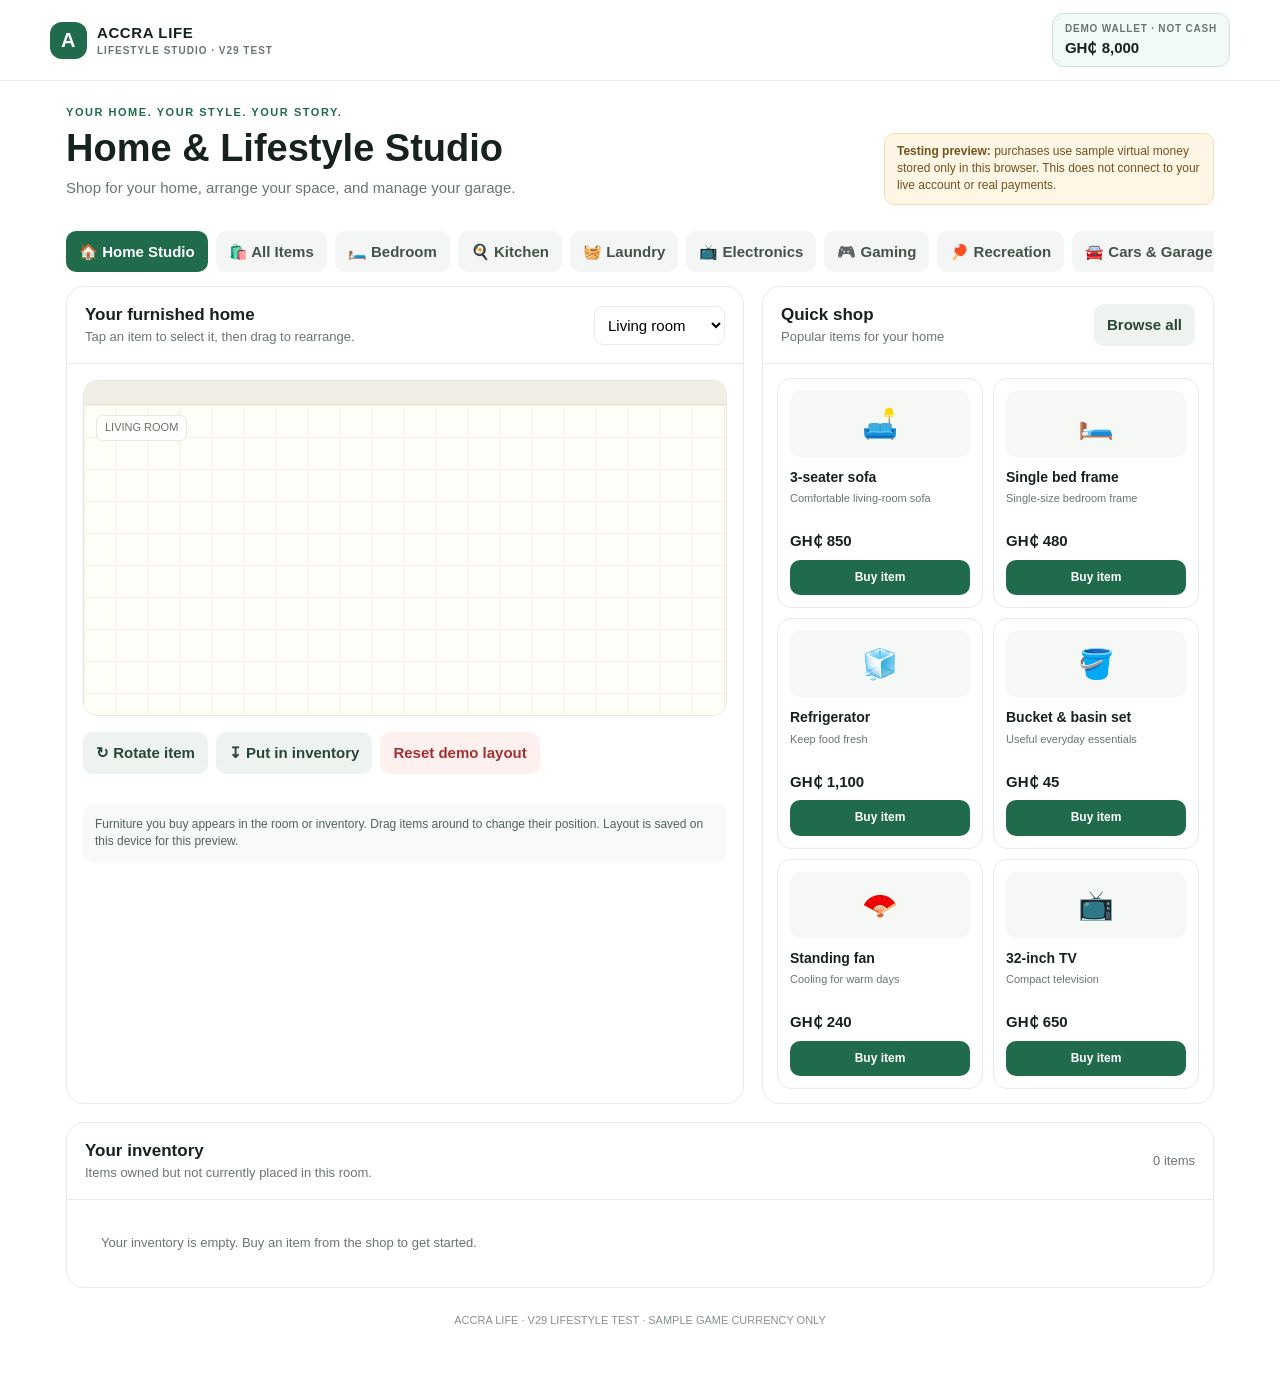
<file: accra-life-v29-lifestyle-test.html>
<!doctype html>
<html lang="en"><head><meta charset="utf-8"><meta name="viewport" content="width=device-width,initial-scale=1"><meta name="theme-color" content="#ffffff"><title>Accra Life — Lifestyle & Home Studio (V29 Test)</title>
<style>
:root{--ink:#17221e;--muted:#6b756f;--line:#e6ebe7;--green:#1f6b4b;--soft:#f4f8f5;--gold:#c58c35;--danger:#a33131}*{box-sizing:border-box}body{margin:0;background:#fff;color:var(--ink);font:15px/1.45 -apple-system,BlinkMacSystemFont,"Segoe UI",sans-serif}button,input,select{font:inherit}button{cursor:pointer;border:0;border-radius:10px;padding:10px 13px;font-weight:700}.top{position:sticky;top:0;z-index:10;background:#fffffff2;backdrop-filter:blur(12px);border-bottom:1px solid var(--line);padding:13px max(16px,calc((100vw - 1180px)/2));display:flex;align-items:center;gap:14px;justify-content:space-between}.brand{display:flex;align-items:center;gap:10px;font-weight:900;letter-spacing:.04em}.logo{width:37px;height:37px;border-radius:12px;background:var(--green);color:white;display:grid;place-items:center;font-size:20px}.balance{border:1px solid #cfe0d5;background:#f2faf5;border-radius:12px;padding:8px 12px;font-weight:800;white-space:nowrap}.balance small{display:block;color:var(--muted);font-size:10px;letter-spacing:.08em}.wrap{max-width:1180px;margin:auto;padding:24px 16px 60px}.intro{display:flex;justify-content:space-between;gap:16px;align-items:flex-end;margin-bottom:22px}.eyebrow{font-size:11px;font-weight:900;letter-spacing:.14em;color:var(--green)}h1{font-size:clamp(26px,4vw,38px);line-height:1.1;margin:7px 0}p{margin:6px 0;color:var(--muted)}.demo{background:#fff6e5;border:1px solid #f0dfba;color:#73521c;padding:9px 12px;border-radius:10px;font-size:12px;max-width:330px}.nav{display:flex;gap:8px;overflow:auto;padding:4px 0 14px}.nav button{white-space:nowrap;background:#f3f6f4;color:#45524a}.nav button.active{background:var(--green);color:white}.layout{display:grid;grid-template-columns:minmax(0,1.2fr) minmax(300px,.8fr);gap:18px}.panel{border:1px solid var(--line);border-radius:18px;background:white;overflow:hidden}.panelhead{padding:16px 18px;border-bottom:1px solid var(--line);display:flex;justify-content:space-between;gap:12px;align-items:center}.panelhead h2{font-size:17px;margin:0}.muted{color:var(--muted);font-size:13px}.room{margin:16px;border:1px solid #e7e9e1;border-radius:14px;overflow:hidden;background:#f8f7f2}.roomtop{height:24px;background:#f1eee6;border-bottom:1px solid #e4e0d5}.floor{position:relative;min-height:310px;background:linear-gradient(90deg,#f6f0e5 1px,transparent 1px),linear-gradient(#f6f0e5 1px,transparent 1px),#fffdf8;background-size:32px 32px;touch-action:pan-y}.roomlabel{position:absolute;left:12px;top:10px;background:#ffffffdc;border:1px solid #e8e7e0;border-radius:7px;padding:4px 8px;font-size:11px;color:#6d7068}.placed{position:absolute;min-width:60px;max-width:112px;min-height:48px;border:1px solid #d9e1da;background:#fff;border-radius:11px;box-shadow:0 5px 12px #203a2910;display:flex;align-items:center;justify-content:center;flex-direction:column;padding:7px 5px;cursor:grab;user-select:none;text-align:center;font-size:11px;touch-action:none}.placed strong{font-size:25px;line-height:1.2}.placed.selected{outline:2px solid var(--green);border-color:var(--green)}.roomactions{display:flex;gap:8px;flex-wrap:wrap;padding:0 16px 16px}.primary{background:var(--green);color:white}.secondary{background:#eef3ef;color:#284636}.danger{background:#fff0f0;color:var(--danger)}.catalog{display:grid;grid-template-columns:repeat(2,minmax(0,1fr));gap:10px;padding:14px}.item{border:1px solid var(--line);border-radius:14px;padding:12px;min-width:0}.item .emoji{font-size:29px;background:#f5f8f5;border-radius:10px;display:grid;place-items:center;height:66px;margin-bottom:10px}.item h3{font-size:14px;margin:0 0 4px}.item .desc{font-size:11px;min-height:31px;color:var(--muted)}.price{font-weight:900;margin:8px 0}.item button{width:100%;padding:9px 6px;font-size:12px}.toolbar{display:flex;gap:8px;align-items:center;flex-wrap:wrap}.toolbar select,.toolbar input{min-width:0;border:1px solid var(--line);border-radius:9px;padding:9px;background:#fff}.inventory{padding:14px;display:flex;gap:8px;flex-wrap:wrap}.pill{display:flex;align-items:center;gap:7px;border:1px solid var(--line);border-radius:10px;padding:8px 10px;font-size:12px;background:#fafcfb}.pill button{padding:4px 7px;font-size:11px}.cars{display:grid;grid-template-columns:repeat(2,minmax(0,1fr));gap:10px;padding:14px}.car{border:1px solid var(--line);border-radius:14px;padding:14px}.car .emoji{font-size:36px}.car h3{margin:4px 0;font-size:15px}.owned{color:var(--green);font-weight:800;font-size:12px}.empty{padding:20px;color:var(--muted);font-size:13px}.notice{margin:14px 16px 16px;padding:12px;background:#f7faf8;border-radius:10px;color:#546158;font-size:12px}.hidden{display:none!important}.toast{position:fixed;bottom:18px;left:50%;transform:translateX(-50%);background:#18251f;color:white;padding:11px 16px;border-radius:12px;box-shadow:0 8px 30px #0002;z-index:20;max-width:90%;text-align:center}.foot{text-align:center;color:#89928c;font-size:11px;margin-top:25px}@media(max-width:800px){.layout{grid-template-columns:1fr}.intro{align-items:flex-start;flex-direction:column}.demo{max-width:none}.floor{min-height:280px}.top{padding:10px 14px}.cars{grid-template-columns:repeat(2,minmax(0,1fr))}}@media(max-width:400px){.catalog{grid-template-columns:1fr 1fr;padding:10px;gap:8px}.item{padding:9px}.item .emoji{height:54px}.balance{font-size:12px}.brand{font-size:12px}}
</style></head><body>
<header class="top"><div class="brand"><div class="logo">A</div><div>ACCRA LIFE <div class="muted" style="font-size:10px;letter-spacing:.1em">LIFESTYLE STUDIO · V29 TEST</div></div></div><div class="balance"><small>DEMO WALLET · NOT CASH</small>GH₵ <span id="balance">8,000</span></div></header>
<main class="wrap"><div class="intro"><div><div class="eyebrow">YOUR HOME. YOUR STYLE. YOUR STORY.</div><h1>Home & Lifestyle Studio</h1><p>Shop for your home, arrange your space, and manage your garage.</p></div><div class="demo"><b>Testing preview:</b> purchases use sample virtual money stored only in this browser. This does not connect to your live account or real payments.</div></div>
<nav class="nav" aria-label="Lifestyle categories"><button class="active" data-view="home">🏠 Home Studio</button><button data-view="all">🛍️ All Items</button><button data-view="bedroom">🛏️ Bedroom</button><button data-view="kitchen">🍳 Kitchen</button><button data-view="laundry">🧺 Laundry</button><button data-view="electronics">📺 Electronics</button><button data-view="gaming">🎮 Gaming</button><button data-view="recreation">🏓 Recreation</button><button data-view="cars">🚘 Cars & Garage</button></nav>
<section id="homeView"><div class="layout"><article class="panel"><div class="panelhead"><div><h2>Your furnished home</h2><div class="muted">Tap an item to select it, then drag to rearrange.</div></div><div class="toolbar"><select id="roomSelect" aria-label="Choose room"><option value="Living room">Living room</option><option value="Bedroom">Bedroom</option><option value="Kitchen">Kitchen</option><option value="Laundry">Laundry</option><option value="Gaming room">Gaming room</option></select></div></div><div class="room"><div class="roomtop"></div><div class="floor" id="floor"><div class="roomlabel" id="roomLabel">LIVING ROOM</div></div></div><div class="roomactions"><button class="secondary" id="rotateBtn">↻ Rotate item</button><button class="secondary" id="storeBtn">↧ Put in inventory</button><button class="danger" id="resetBtn">Reset demo layout</button></div><div class="notice">Furniture you buy appears in the room or inventory. Drag items around to change their position. Layout is saved on this device for this preview.</div></article>
<article class="panel"><div class="panelhead"><div><h2>Quick shop</h2><div class="muted">Popular items for your home</div></div><button class="secondary" id="browseBtn">Browse all</button></div><div class="catalog" id="quickCatalog"></div></article></div>
<article class="panel" style="margin-top:18px"><div class="panelhead"><div><h2>Your inventory</h2><div class="muted">Items owned but not currently placed in this room.</div></div><span class="muted" id="inventoryCount">0 items</span></div><div class="inventory" id="inventory"></div></article></section>
<section id="shopView" class="panel hidden"><div class="panelhead"><div><h2 id="shopTitle">Shop all items</h2><div class="muted">Buy with demo virtual currency.</div></div><div class="toolbar"><input id="search" placeholder="Search items…" aria-label="Search items"><select id="filter" aria-label="Filter category"><option value="all">All categories</option></select></div></div><div class="catalog" id="shopCatalog"></div></section>
<section id="carsView" class="panel hidden"><div class="panelhead"><div><h2>Car dealership & personal garage</h2><div class="muted">Buy a vehicle, see it in your garage, or sell a vehicle you own.</div></div></div><div class="cars" id="carCatalog"></div><div class="panelhead"><div><h2>Your garage</h2><div class="muted">Only vehicles purchased in this preview appear here.</div></div><span class="muted" id="garageCount">0 cars</span></div><div class="cars" id="garage"></div></section>
<div class="foot">ACCRA LIFE · V29 LIFESTYLE TEST · SAMPLE GAME CURRENCY ONLY</div></main><div class="toast" id="toast" hidden></div>
<script>
(()=>{'use strict';const $=id=>document.getElementById(id);const KEY='accraLifeV29LifestylePreview';const categories={bedroom:'Bedroom',kitchen:'Kitchen',laundry:'Laundry',electronics:'Electronics',gaming:'Gaming',recreation:'Recreation',living:'Living room'};const items=[
{id:'sofa',name:'3-seater sofa',cat:'living',emoji:'🛋️',price:850,desc:'Comfortable living-room sofa'}, {id:'chair',name:'Accent chair',cat:'living',emoji:'🪑',price:260,desc:'Extra seating for guests'}, {id:'tvstand',name:'TV stand',cat:'electronics',emoji:'📺',price:420,desc:'Stand for your television'},
{id:'singlebed',name:'Single bed frame',cat:'bedroom',emoji:'🛏️',price:480,desc:'Single-size bedroom frame'}, {id:'doublebed',name:'Double bed frame',cat:'bedroom',emoji:'🛏️',price:700,desc:'Double bed for your room'}, {id:'queenbed',name:'Queen bed frame',cat:'bedroom',emoji:'🛏️',price:950,desc:'Spacious queen-size bed'}, {id:'kingbed',name:'King bed frame',cat:'bedroom',emoji:'🛏️',price:1250,desc:'Large king-size bed'}, {id:'mattress',name:'Student mattress',cat:'bedroom',emoji:'🧺',price:180,desc:'Affordable student mattress'}, {id:'wardrobe',name:'Wardrobe',cat:'bedroom',emoji:'🚪',price:560,desc:'Clothes storage'}, {id:'dressing',name:'Dressing table',cat:'bedroom',emoji:'🪞',price:350,desc:'Mirror and beauty storage'}, {id:'bedside',name:'Bedside table',cat:'bedroom',emoji:'🗄️',price:160,desc:'Keep essentials close'}, {id:'bedding',name:'Pillows & duvet set',cat:'bedroom',emoji:'🛌',price:140,desc:'Soft bedding set'},
{id:'fridge',name:'Refrigerator',cat:'kitchen',emoji:'🧊',price:1100,desc:'Keep food fresh'}, {id:'freezer',name:'Chest freezer',cat:'kitchen',emoji:'❄️',price:950,desc:'Extra frozen-food storage'}, {id:'cooker',name:'Gas cooker',cat:'kitchen',emoji:'🍳',price:620,desc:'Everyday home cooking'}, {id:'oven',name:'Electric oven',cat:'kitchen',emoji:'♨️',price:700,desc:'Bake and roast meals'}, {id:'microwave',name:'Microwave',cat:'kitchen',emoji:'📦',price:320,desc:'Heat food quickly'}, {id:'ricecooker',name:'Rice cooker',cat:'kitchen',emoji:'🍚',price:180,desc:'Convenient rice cooking'}, {id:'blender',name:'Blender',cat:'kitchen',emoji:'🥤',price:150,desc:'Blend smoothies and sauces'}, {id:'dining',name:'Dining table set',cat:'kitchen',emoji:'🍽️',price:780,desc:'Dining table and chairs'}, {id:'utensils',name:'Plates, cups & pots',cat:'kitchen',emoji:'🥣',price:130,desc:'Essential kitchenware'}, {id:'basin',name:'Bucket & basin set',cat:'laundry',emoji:'🪣',price:45,desc:'Useful everyday essentials'},
{id:'washer',name:'Washing machine',cat:'laundry',emoji:'🫧',price:950,desc:'Wash clothes at home'}, {id:'dryer',name:'Clothes dryer',cat:'laundry',emoji:'🌬️',price:850,desc:'Dry laundry indoors'}, {id:'basket',name:'Laundry basket',cat:'laundry',emoji:'🧺',price:70,desc:'Keep laundry organised'}, {id:'iron',name:'Iron & ironing board',cat:'laundry',emoji:'👔',price:160,desc:'Keep clothes neat'}, {id:'fan',name:'Standing fan',cat:'electronics',emoji:'🪭',price:240,desc:'Cooling for warm days'}, {id:'tv32',name:'32-inch TV',cat:'electronics',emoji:'📺',price:650,desc:'Compact television'}, {id:'tv48',name:'48-inch TV',cat:'electronics',emoji:'📺',price:1150,desc:'Full-size television'}, {id:'tv52',name:'52-inch TV',cat:'electronics',emoji:'📺',price:1450,desc:'Large-screen television'}, {id:'tv65',name:'65-inch TV',cat:'electronics',emoji:'📺',price:2200,desc:'Big-screen entertainment'}, {id:'sound',name:'Sound system',cat:'electronics',emoji:'🔊',price:540,desc:'Music and home audio'},
{id:'console',name:'Gaming console',cat:'gaming',emoji:'🎮',price:1350,desc:'Gaming for your home'}, {id:'gamingchair',name:'Gaming chair',cat:'gaming',emoji:'🪑',price:480,desc:'Comfortable gaming seat'}, {id:'gamingdesk',name:'Gaming desk',cat:'gaming',emoji:'🖥️',price:390,desc:'Desk for your setup'}, {id:'arcade',name:'Arcade machine',cat:'gaming',emoji:'🕹️',price:1900,desc:'Retro arcade decoration'}, {id:'tabletennis',name:'Table tennis table',cat:'recreation',emoji:'🏓',price:1200,desc:'Play table tennis at home'}, {id:'pool',name:'Snooker / pool table',cat:'recreation',emoji:'🎱',price:2400,desc:'Pool table for recreation'}];
const cars=[{id:'hatchback',name:'City hatchback',emoji:'🚗',price:6500,resale:4550,desc:'Small and economical'}, {id:'sedan',name:'Family sedan',emoji:'🚘',price:9800,resale:6860,desc:'Comfortable daily drive'}, {id:'suv',name:'Urban SUV',emoji:'🚙',price:15500,resale:10850,desc:'Roomy for family and travel'}, {id:'pickup',name:'Utility pickup',emoji:'🛻',price:18000,resale:12600,desc:'Practical utility vehicle'}, {id:'luxury',name:'Luxury saloon',emoji:'🚖',price:28000,resale:19600,desc:'Premium comfort'}];
let state=load();let selected=null;let activeView='home';let drag=null;function fresh(){return {balance:8000,owned:[],placed:[],garage:[],room:'Living room',rotations:{}}}function load(){try{return {...fresh(),...JSON.parse(localStorage.getItem(KEY)||'{}')}}catch{return fresh()}}function save(){try{localStorage.setItem(KEY,JSON.stringify(state))}catch(err){/* Some iOS file previews block storage; keep this session usable. */}render()}function money(n){return Math.round(n).toLocaleString('en-GH')}function toast(msg){$('toast').textContent=msg;$('toast').hidden=false;clearTimeout(toast.t);toast.t=setTimeout(()=>$('toast').hidden=true,2400)}function itemBy(id){return items.find(x=>x.id===id)}function carBy(id){return cars.find(x=>x.id===id)}function roomFor(cat){return cat==='bedroom'?'Bedroom':cat==='kitchen'?'Kitchen':cat==='laundry'?'Laundry':cat==='gaming'||cat==='recreation'?'Gaming room':'Living room'}function card(x){return `<article class="item"><div class="emoji">${x.emoji}</div><h3>${x.name}</h3><div class="desc">${x.desc}</div><div class="price">GH₵ ${money(x.price)}</div><button class="primary" data-buy="${x.id}">Buy item</button></article>`}function renderCatalog(target,arr){$(target).innerHTML=arr.map(card).join('')||'<div class="empty">No items found. Try another search.</div>'}function render(){ $('balance').textContent=money(state.balance);$('roomLabel').textContent=state.room.toUpperCase();$('roomSelect').value=state.room;renderFloor();renderCatalog('quickCatalog',[...items.filter(x=>['sofa','singlebed','fridge','fan','tv32','basin'].includes(x.id))]);renderInventory();renderShop();renderCars();}function renderFloor(){const f=$('floor');f.querySelectorAll('.placed').forEach(n=>n.remove());state.placed.filter(p=>p.room===state.room).forEach((p,i)=>{const x=itemBy(p.id);if(!x)return;const b=document.createElement('button');b.type='button';b.className='placed'+(selected===p.uid?' selected':'');b.style.left=(p.x??(8+(i%4)*23))+'%';b.style.top=(p.y??(20+Math.floor(i/4)*28))+'%';b.style.transform=`rotate(${state.rotations[p.uid]||0}deg)`;b.innerHTML=`<strong>${x.emoji}</strong><span>${x.name}</span>`;b.title='Drag to move. Tap to select.';b.addEventListener('pointerdown',e=>{selected=p.uid;const rect=f.getBoundingClientRect();drag={uid:p.uid,startX:e.clientX,startY:e.clientY,x:p.x??(8+(i%4)*23),y:p.y??(20+Math.floor(i/4)*28),rect,moved:false,pointerId:e.pointerId};try{b.setPointerCapture(e.pointerId)}catch(err){}b.classList.add('selected');});b.addEventListener('pointermove',e=>{if(!drag||drag.uid!==p.uid)return;const dx=(e.clientX-drag.startX)/drag.rect.width*100,dy=(e.clientY-drag.startY)/drag.rect.height*100;if(Math.abs(dx)+Math.abs(dy)>1)drag.moved=true;p.x=Math.max(0,Math.min(82,drag.x+dx));p.y=Math.max(5,Math.min(78,drag.y+dy));b.style.left=p.x+'%';b.style.top=p.y+'%';});b.addEventListener('pointerup',()=>{if(drag&&drag.uid===p.uid){const moved=drag.moved;drag=null;if(moved)save();else{selected=p.uid;renderFloor()}}});b.addEventListener('pointercancel',()=>{if(drag&&drag.uid===p.uid){drag=null;save()}});f.appendChild(b)});}
function renderInventory(){const arr=state.owned.filter(id=>!state.placed.some(p=>p.id===id));$('inventoryCount').textContent=arr.length+' item'+(arr.length===1?'':'s');$('inventory').innerHTML=arr.length?arr.map(id=>{const x=itemBy(id);return x?`<span class="pill">${x.emoji} ${x.name} <button class="secondary" data-place="${id}">Place</button></span>`:''}).join(''):'<div class="empty">Your inventory is empty. Buy an item from the shop to get started.</div>'}
function renderShop(){const cat=$('filter').value||'all',q=($('search').value||'').toLowerCase().trim();const arr=items.filter(x=>(cat==='all'||x.cat===cat)&&(`${x.name} ${x.desc}`).toLowerCase().includes(q));renderCatalog('shopCatalog',arr)}function renderCars(){$('carCatalog').innerHTML=cars.map(c=>{const count=state.garage.filter(id=>id===c.id).length;return `<article class="car"><div class="emoji">${c.emoji}</div><h3>${c.name}</h3><p>${c.desc}</p><div class="price">GH₵ ${money(c.price)}</div>${count?`<div class="owned">Owned: ${count}</div>`:''}<button class="primary" style="width:100%;margin-top:10px" data-car-buy="${c.id}">Buy vehicle</button></article>`}).join('');$('garageCount').textContent=state.garage.length+' vehicle'+(state.garage.length===1?'':'s');$('garage').innerHTML=state.garage.length?state.garage.map((id,i)=>{const c=carBy(id);return `<article class="car"><div class="emoji">${c.emoji}</div><h3>${c.name}</h3><div class="owned">Owned vehicle #${i+1}</div><div class="muted">Resale offer: GH₵ ${money(c.resale)}</div><button class="danger" style="width:100%;margin-top:10px" data-car-sell="${i}">Sell vehicle</button></article>`}).join(''):'<div class="empty">No vehicles yet. Buy a vehicle above and it will appear in your garage.</div>'}
function buyItem(id){const x=itemBy(id);if(!x)return;if(state.balance<x.price){toast('Not enough demo funds for '+x.name+'.');return}state.balance-=x.price;state.owned.push(id);const room=roomFor(x.cat);if(room===state.room){const count=state.placed.filter(p=>p.room===room).length;state.placed.push({uid:'p'+Date.now().toString(36)+Math.random().toString(36).slice(2,6),id,room,x:Math.min(80,8+(count%4)*22),y:Math.min(75,20+Math.floor(count/4)*27)});toast(x.name+' purchased and placed in your '+room.toLowerCase()+'.')}else{toast(x.name+' purchased. Choose '+room+' to place it.')}save()}function placeItem(id){const idx=state.owned.indexOf(id);if(idx<0)return;state.owned.splice(idx,1);const x=itemBy(id);const room=state.room;const count=state.placed.filter(p=>p.room===room).length;state.placed.push({uid:'p'+Date.now().toString(36)+Math.random().toString(36).slice(2,6),id,room,x:Math.min(80,8+(count%4)*22),y:Math.min(75,20+Math.floor(count/4)*27)});selected=state.placed[state.placed.length-1].uid;save();toast(x.name+' placed in '+room.toLowerCase()+'.')}function switchView(v){activeView=v;document.querySelectorAll('.nav button').forEach(b=>b.classList.toggle('active',b.dataset.view===v));$('homeView').classList.toggle('hidden',v!=='home');$('shopView').classList.toggle('hidden',!['all','bedroom','kitchen','laundry','electronics','gaming','recreation'].includes(v));$('carsView').classList.toggle('hidden',v!=='cars');if(v==='cars')renderCars();if(v!=='home'&&v!=='cars'){$('shopTitle').textContent=v==='all'?'Shop all items':(categories[v]||v)+' shop';$('filter').value=v==='all'?'all':v;renderShop()}}
document.addEventListener('click',e=>{const buy=e.target.closest('[data-buy]');if(buy){buyItem(buy.dataset.buy);return}const place=e.target.closest('[data-place]');if(place){placeItem(place.dataset.place);return}const cb=e.target.closest('[data-car-buy]');if(cb){const c=carBy(cb.dataset.carBuy);if(state.balance<c.price){toast('Not enough demo funds for this vehicle.');return}state.balance-=c.price;state.garage.push(c.id);save();toast(c.name+' purchased and added to your garage.');return}const cs=e.target.closest('[data-car-sell]');if(cs){const i=Number(cs.dataset.carSell);const id=state.garage[i];if(!id)return;const c=carBy(id);state.garage.splice(i,1);state.balance+=c.resale;save();toast(c.name+' sold. GH₵ '+money(c.resale)+' added to demo funds.');return}const nav=e.target.closest('[data-view]');if(nav)switchView(nav.dataset.view)});$('roomSelect').addEventListener('change',()=>{state.room=$('roomSelect').value;selected=null;save()});$('rotateBtn').addEventListener('click',()=>{if(!selected){toast('Select a placed item first.');return}state.rotations[selected]=((state.rotations[selected]||0)+90)%360;save()});$('storeBtn').addEventListener('click',()=>{const p=state.placed.find(x=>x.uid===selected);if(!p){toast('Select a placed item first.');return}state.owned.push(p.id);state.placed=state.placed.filter(x=>x.uid!==selected);selected=null;save();toast('Item returned to your inventory.')});$('resetBtn').addEventListener('click',()=>{if(!confirm('Reset this preview layout, purchases, garage and demo funds on this device?'))return;state=fresh();selected=null;save();toast('Preview reset.')});$('browseBtn').addEventListener('click',()=>switchView('all'));$('search').addEventListener('input',renderShop);$('filter').addEventListener('change',renderShop);Object.entries(categories).forEach(([k,v])=>{const o=document.createElement('option');o.value=k;o.textContent=v;$('filter').appendChild(o)});render();
})();
</script></body></html>
</file>
